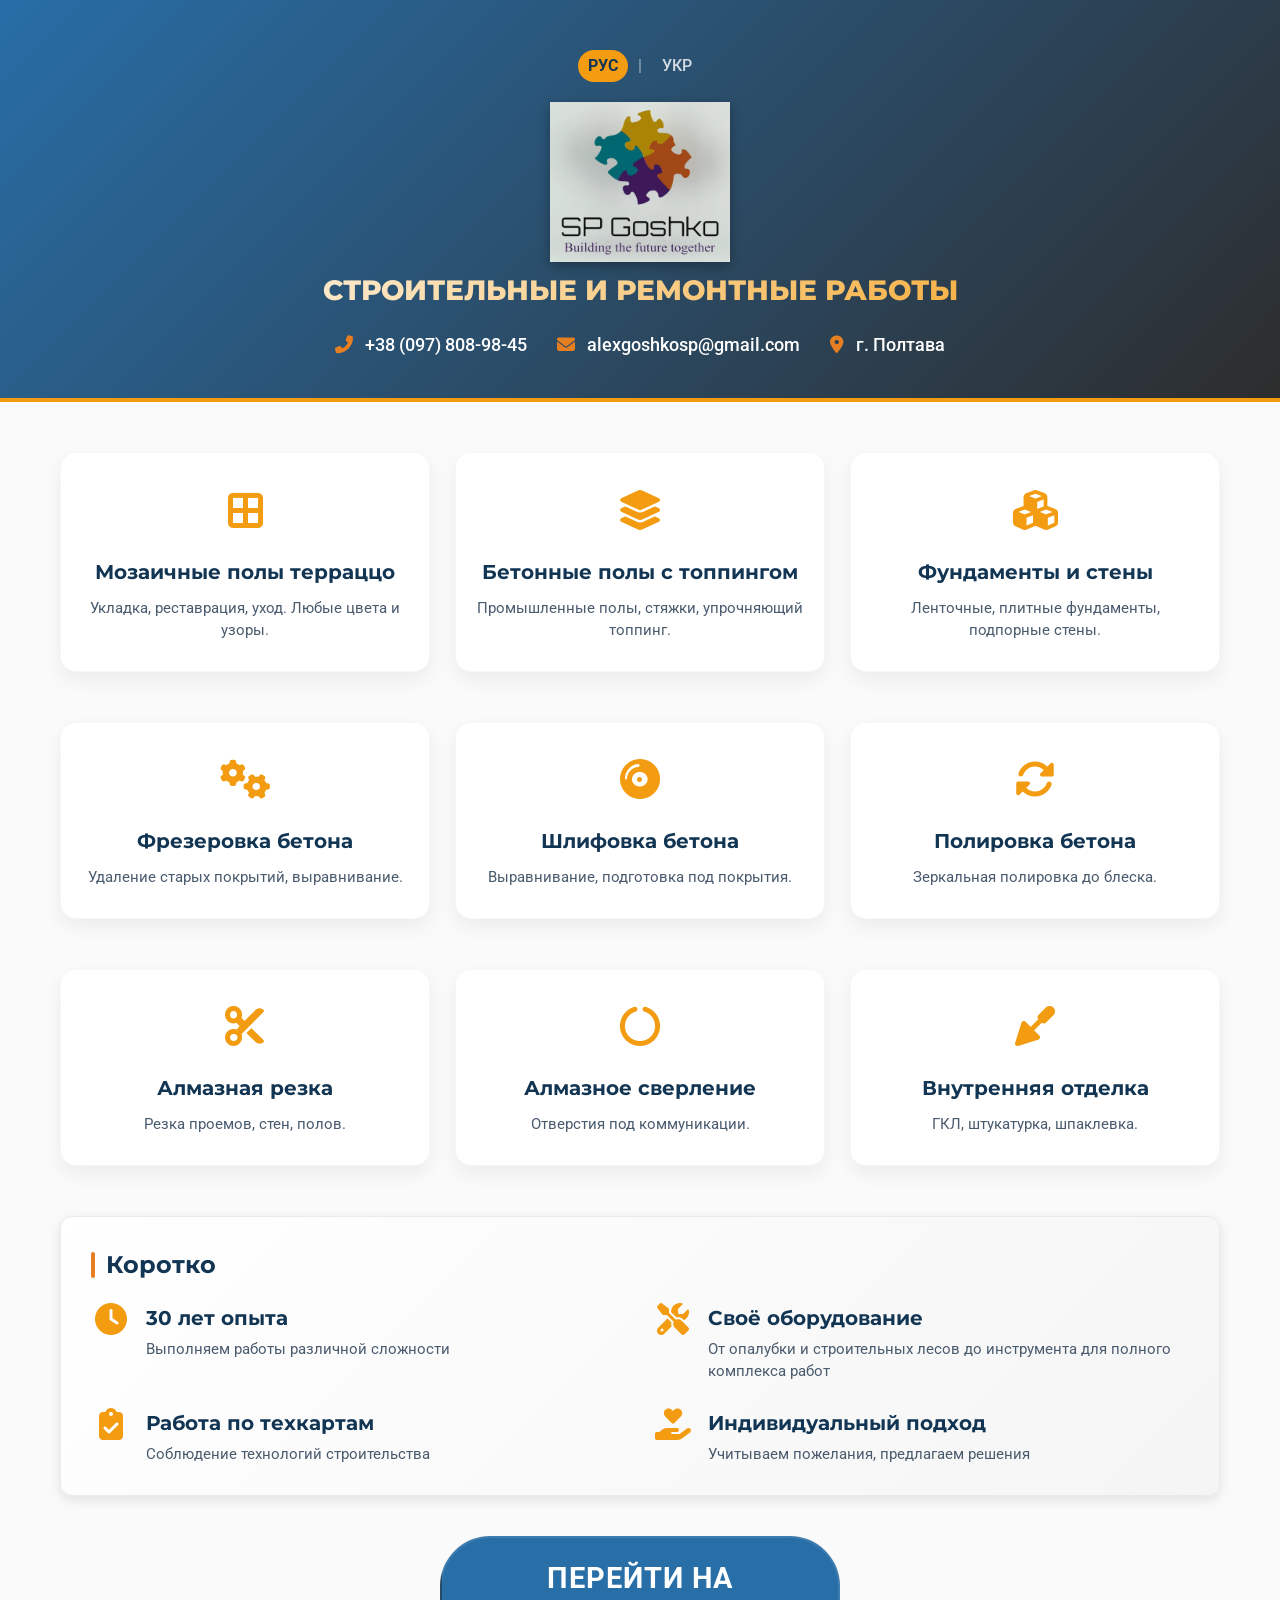
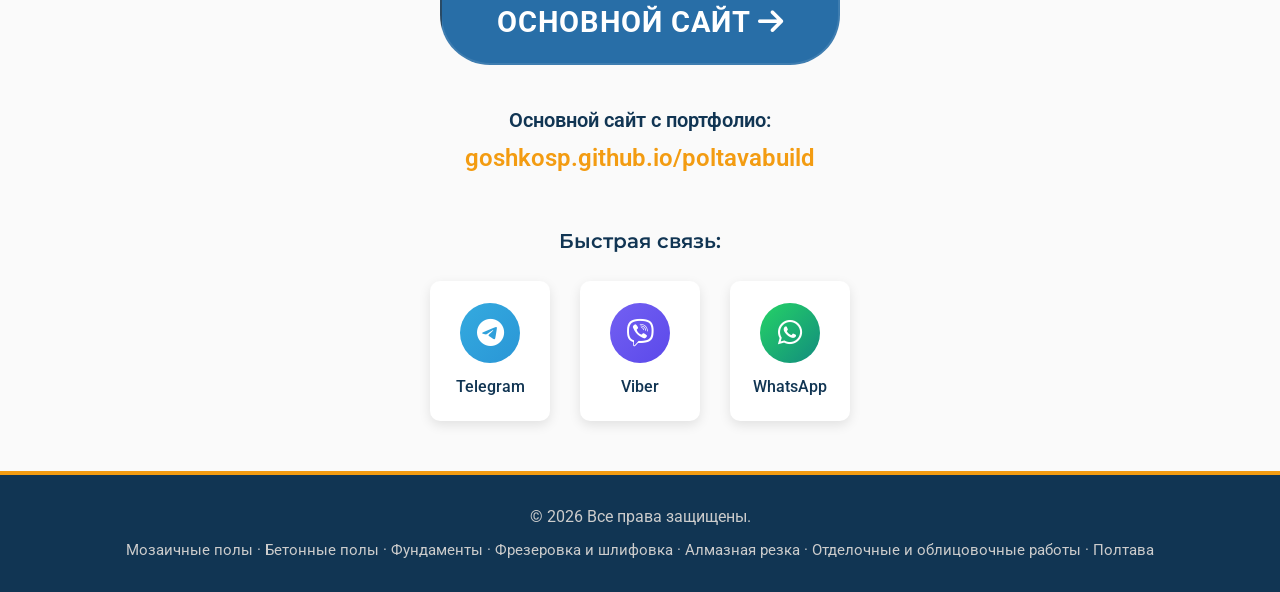
<file: index.html>
<!DOCTYPE html>
<html lang="ru">
<head>
    <meta charset="UTF-8">
    <meta name="viewport" content="width=device-width, initial-scale=1.0">
    <meta name="google-site-verification" content="q5Cnch3y2amHRn443kJl052R3wbyTzywwSu8KldhDuI" />
    <link rel="canonical" href="https://budpzl-poltava.com.ua/">

    <!-- SEO -->
    <title>Строительство и ремонт в Полтаве | Мозаичные полы, шлифовка бетона, алмазная резка, облицовка фасадов</title>
    <meta name="description" content="Строительство и ремонт. Спецработы: мозаичные полы, шлифовка и полировка бетона, алмазная резка/сверление, бетонные работы, облицовка фасадов в Полтаве. Опыт 30 лет.">
    <meta name="robots" content="index, follow">
    <meta name="author" content="ФОП Гошко">

    <!-- GEO -->
    <meta name="geo.region" content="UA-53">
    <meta name="geo.placename" content="Полтава">

    <!-- Open Graph -->
    <meta property="og:title" content="Строительство и ремонт в Полтаве | Мозаичные полы, шлифовка бетона, алмазная резка, облицовка фасадов">
    <meta property="og:description" content="Строительство и ремонт. Спецработы: мозаичные полы, шлифовка и полировка бетона, алмазная резка/сверление, бетонные работы, облицовка фасадов в Полтаве.">
    <meta property="og:type" content="website">
    <meta property="og:url" content="https://budpzl-poltava.com.ua">
    <meta property="og:image" content="https://budpzl-poltava.com.ua/img/Логотип Гошко.webp">

    <!-- Favicon -->
    <link rel="icon" type="image/png" sizes="32x32" href="img/favicon/favicon.png">
    <link rel="icon" href="img/favicon/favicon.ico">
    <link rel="icon" type="image/png" sizes="96x96" href="img/favicon/favicon-96x96.png">
    <link rel="apple-touch-icon" href="img/favicon/apple-touch-icon.png">
    <link rel="manifest" href="img/favicon/site.webmanifest">

    <!-- Fonts & Icons -->
    <link rel="preconnect" href="https://fonts.googleapis.com">
    <link rel="preconnect" href="https://fonts.gstatic.com" crossorigin>
    <link href="https://fonts.googleapis.com/css2?family=Montserrat:wght@400;700&family=Roboto:ital,wght@0,400;0,500;0,700;1,500&display=swap" rel="stylesheet">
    <link rel="stylesheet" href="https://cdnjs.cloudflare.com/ajax/libs/font-awesome/6.4.0/css/all.min.css">

    <!-- CSS -->
    <link rel="stylesheet" href="CSS/style.css">
</head>
<body>

<header class="header">
    <div class="container">
      <div class="lang-switcher">
          <a href="index.html" class="lang-ru active">РУС</a>
          <span class="lang-separator">|</span>
          <a href="ua/" class="lang-ua">УКР</a>
      </div>
        <div class="logo">
            <img src="img/Логотип Гошко.webp" alt="Логотип ФОП Гошко — Строительство и ремонт. Спецработы: мозаичные полы, шлифовка и полировка бетона, алмазная резка/сверление в Полтаве.">
        </div>
        <h1 class="company-name">СТРОИТЕЛЬНЫЕ И РЕМОНТНЫЕ РАБОТЫ</h1>
        <div class="contacts">
            <div><i class="fas fa-phone-alt"></i> <a href="tel:+380978089845">+38 (097) 808-98-45</a></div>
            <div><i class="fas fa-envelope"></i> <a href="mailto:alexgoshkosp@gmail.com">alexgoshkosp@gmail.com</a></div>
            <div><i class="fas fa-map-marker-alt"></i> г. Полтава</div>
        </div>
    </div>
</header>

<main class="container">
    <!-- Первый ряд – основные услуги -->
    <div class="services-grid">
        <div class="service-card">
            <div class="service-icon"><i class="fas fa-border-all"></i></div>
            <h3>Мозаичные полы терраццо</h3>
            <p>Укладка, реставрация, уход. Любые цвета и узоры.</p>
        </div>
        <div class="service-card">
            <div class="service-icon"><i class="fas fa-layer-group"></i></div>
            <h3>Бетонные полы с топпингом</h3>
            <p>Промышленные полы, стяжки, упрочняющий топпинг.</p>
        </div>
        <div class="service-card">
            <div class="service-icon"><i class="fas fa-cubes"></i></div>
            <h3>Фундаменты и стены</h3>
            <p>Ленточные, плитные фундаменты, подпорные стены.</p>
        </div>
    </div>

    <!-- Второй ряд – обработка бетона -->
    <div class="services-grid">
        <div class="service-card">
            <div class="service-icon"><i class="fas fa-cogs"></i></div>
            <h3>Фрезеровка бетона</h3>
            <p>Удаление старых покрытий, выравнивание.</p>
        </div>
        <div class="service-card">
            <div class="service-icon"><i class="fas fa-compact-disc"></i></div>
            <h3>Шлифовка бетона</h3>
            <p>Выравнивание, подготовка под покрытия.</p>
        </div>
        <div class="service-card">
            <div class="service-icon"><i class="fas fa-rotate"></i></div>
            <h3>Полировка бетона</h3>
            <p>Зеркальная полировка до блеска.</p>
        </div>
    </div>

    <!-- Третий ряд – спецработы -->
    <div class="services-grid">
        <div class="service-card">
            <div class="service-icon"><i class="fas fa-cut"></i></div>
            <h3>Алмазная резка</h3>
            <p>Резка проемов, стен, полов.</p>
        </div>
        <div class="service-card">
            <div class="service-icon"><i class="fas fa-circle-notch"></i></div>
            <h3>Алмазное сверление</h3>
            <p>Отверстия под коммуникации.</p>
        </div>
        <div class="service-card">
            <div class="service-icon"><i class="fas fa-trowel"></i></div>
            <h3>Внутренняя отделка</h3>
            <p>ГКЛ, штукатурка, шпаклевка.</p>
        </div>
    </div>

    <!-- Преимущества -->
    <div class="full-width-card benefits-card">
        <h2 class="card-title">Коротко</h2>
        <div class="benefits-grid">
            <div class="benefit-item">
                <i class="fas fa-clock"></i>
                <div>
                    <h4>30 лет опыта</h4>
                    <p>Выполняем работы различной сложности</p>
                </div>
            </div>
            <div class="benefit-item">
                <i class="fas fa-tools"></i>
                <div>
                    <h4>Своё оборудование</h4>
                    <p>От опалубки и строительных лесов до инструмента для полного комплекса работ</p>
                </div>
            </div>
            <div class="benefit-item">
                <i class="fas fa-clipboard-check"></i>
                <div>
                    <h4>Работа по техкартам</h4>
                    <p>Соблюдение технологий строительства</p>
                </div>
            </div>
            <div class="benefit-item">
                <i class="fas fa-hand-holding-heart"></i>
                <div>
                    <h4>Индивидуальный подход</h4>
                    <p>Учитываем пожелания, предлагаем решения</p>
                </div>
            </div>
        </div>
    </div>

    <!-- Кнопка перехода на основной сайт -->
    <a href="https://goshkosp.github.io/poltavabuild" class="main-site-btn" target="_blank" rel="nofollow">
        ПЕРЕЙТИ НА ОСНОВНОЙ САЙТ <i class="fas fa-arrow-right"></i>
    </a>

    <!-- Прямая ссылка на основной сайт -->
    <div class="main-site-link">
        <span>Основной сайт с портфолио:</span>
        <a href="https://goshkosp.github.io/poltavabuild" target="_blank" rel="nofollow">goshkosp.github.io/poltavabuild</a>
    </div>

    <!-- Мессенджеры -->
    <div class="messengers-container">
        <h3>Быстрая связь:</h3>
        <div class="messengers-wrapper">
            <a href="https://t.me/alexgoshko_SP" class="messenger-link telegram" target="_blank">
                <div class="messenger-icon"><i class="fab fa-telegram"></i></div>
                <span>Telegram</span>
            </a>
            <a href="viber://chat?number=380978089845" class="messenger-link viber" target="_blank">
                <div class="messenger-icon"><i class="fab fa-viber"></i></div>
                <span>Viber</span>
            </a>
            <a href="https://wa.me/380978089845" class="messenger-link whatsapp" target="_blank">
                <div class="messenger-icon"><i class="fab fa-whatsapp"></i></div>
                <span>WhatsApp</span>
            </a>
        </div>
    </div>
</main>

<footer class="footer">
    <div class="container">
        <p>© 2026 Все права защищены.</p>
        <p class="footer-tags">Мозаичные полы · Бетонные полы · Фундаменты · Фрезеровка и шлифовка · Алмазная резка · Отделочные и облицовочные работы · Полтава</p>
    </div>
</footer>

<!-- Schema.org -->
<script type="application/ld+json">
{
    "@context": "https://schema.org",
    "@type": "LocalBusiness",
    "name": "ФОП Гошко",
    "description": "Строительство и ремонт в Полтаве",
    "url": "https://budpzl-poltava.com.ua",
    "telephone": "+380978089845",
    "email": "alexgoshkosp@gmail.com",
    "address": {
        "@type": "PostalAddress",
        "addressLocality": "Полтава",
        "addressCountry": "UA"
    },
    "makesOffer": [
        {"@type": "Offer", "itemOffered": {"@type": "Service", "name": "Мозаичные полы терраццо"}},
        {"@type": "Offer", "itemOffered": {"@type": "Service", "name": "Бетонные полы с топпингом"}},
        {"@type": "Offer", "itemOffered": {"@type": "Service", "name": "Фундаменты и бетонные стены"}},
        {"@type": "Offer", "itemOffered": {"@type": "Service", "name": "Шлифовка и полировка бетона"}},
        {"@type": "Offer", "itemOffered": {"@type": "Service", "name": "Алмазная резка и сверление"}}
    ]
}
</script>

<!-- JavaScript -->
<script src="js/script.js"></script>
</body>
</html>
</file>
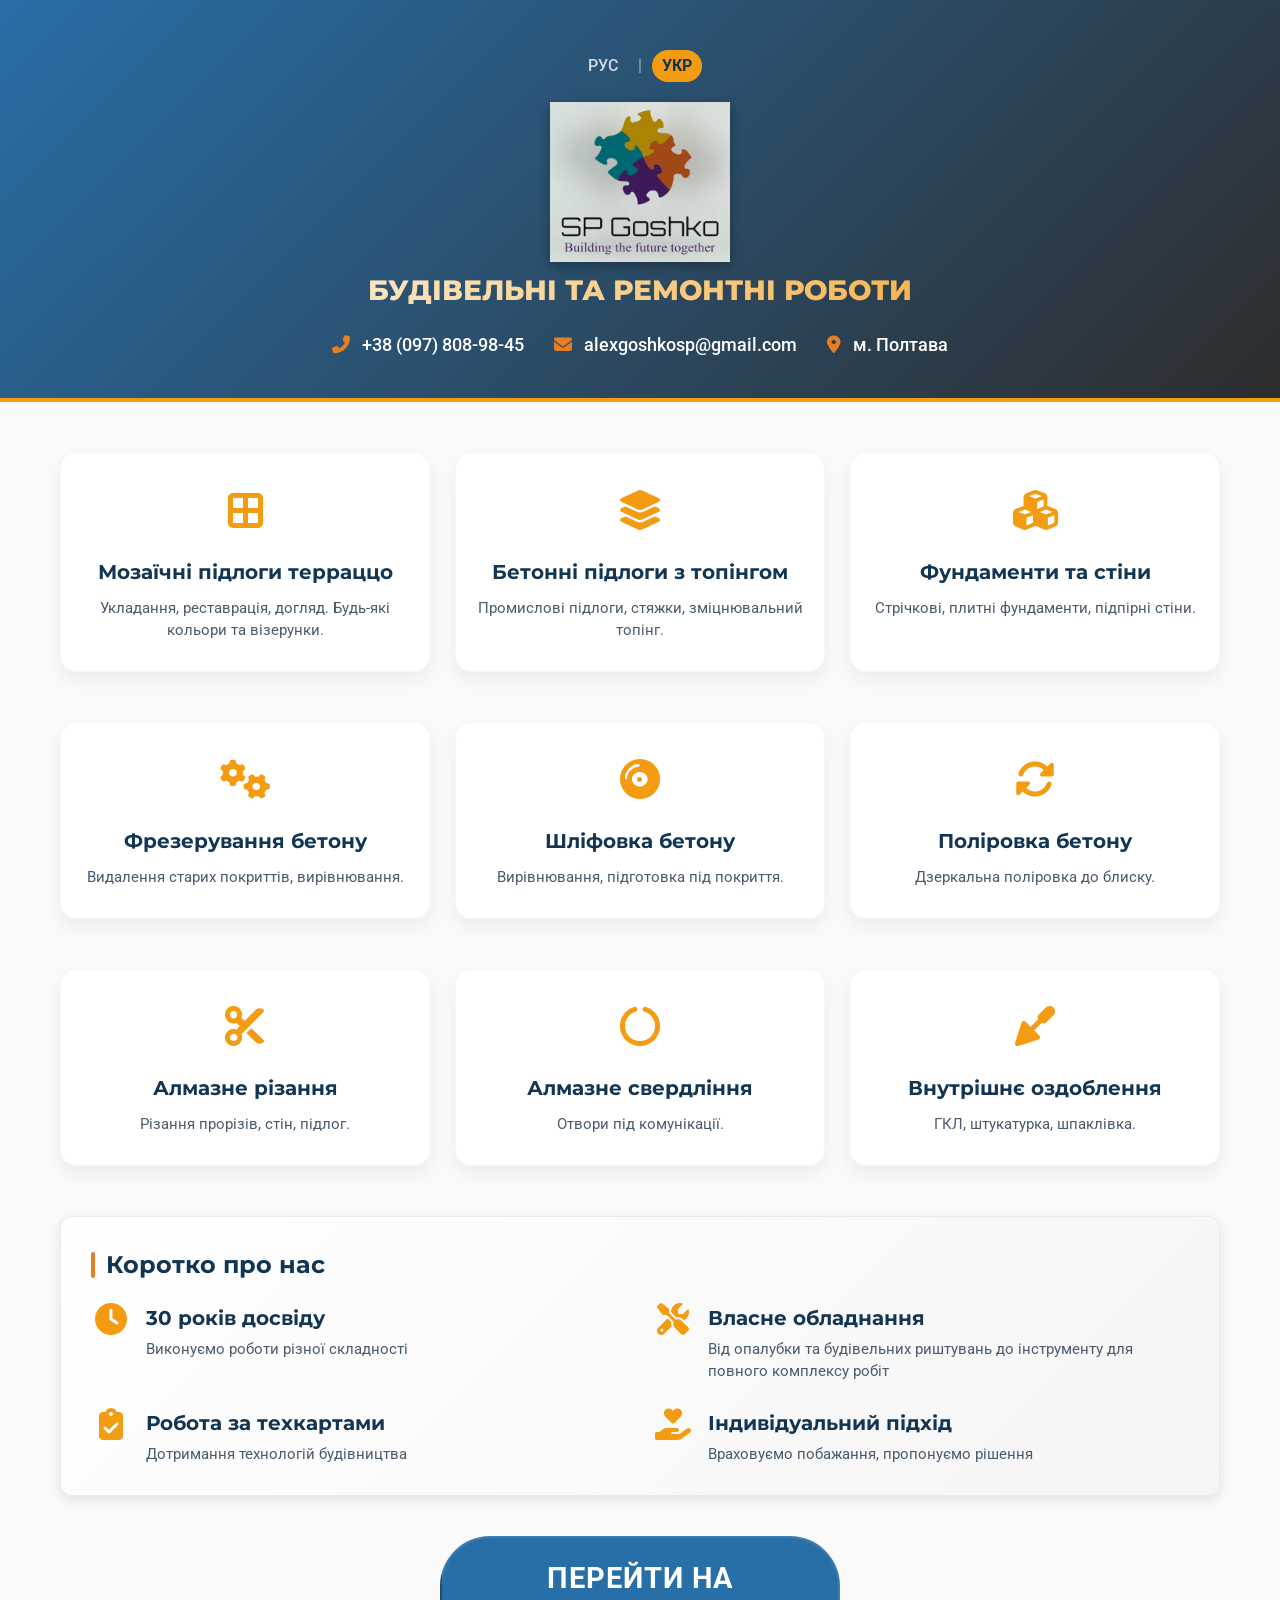
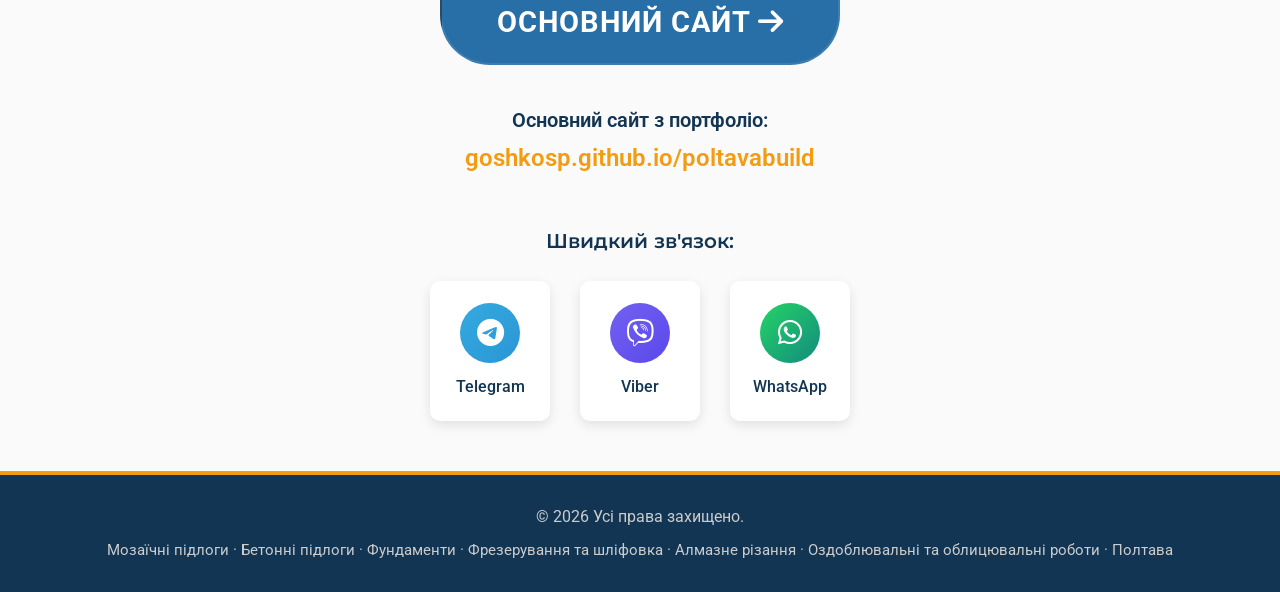
<file: ua/index.html>
<!DOCTYPE html>
<html lang="uk">
<head>
    <meta charset="UTF-8">
    <meta name="viewport" content="width=device-width, initial-scale=1.0">
    <meta name="google-site-verification" content="q5Cnch3y2amHRn443kJl052R3wbyTzywwSu8KldhDuI" />
    <link rel="canonical" href="https://budpzl-poltava.com.ua/ua/">

    <!-- SEO -->
    <title>Будівництво та ремонт у Полтаві | Мозаїчні підлоги, шліфовка бетону, алмазне різання, облицювання фасадів</title>
    <meta name="description" content="Будівництво та ремонт. Спецроботи: мозаїчні підлоги, шліфовка та поліровка бетону, алмазне різання/свердління, бетонні роботи, облицювання фасадів у Полтаві. Досвід 30 років.">
    <meta name="robots" content="index, follow">
    <meta name="author" content="ФОП Гошко">

    <!-- GEO -->
    <meta name="geo.region" content="UA-53">
    <meta name="geo.placename" content="Полтава">

    <!-- Open Graph -->
    <meta property="og:title" content="Будівництво та ремонт у Полтаві | Мозаїчні підлоги, шліфовка бетону, алмазне різання">
    <meta property="og:description" content="Будівництво та ремонт. Спецроботи: мозаїчні підлоги, шліфовка бетону, алмазне різання у Полтаві.">
    <meta property="og:type" content="website">
    <meta property="og:url" content="https://budpzl-poltava.com.ua/ua/">
    <meta property="og:image" content="https://budpzl-poltava.com.ua/img/Логотип Гошко.webp">

    <!-- Favicon (шляхи відносні, повертаємось на рівень вище) -->
    <link rel="icon" type="image/png" sizes="32x32" href="../img/favicon/favicon.png">
    <link rel="icon" href="../img/favicon/favicon.ico">
    <link rel="icon" type="image/png" sizes="96x96" href="../img/favicon/favicon-96x96.png">
    <link rel="apple-touch-icon" href="../img/favicon/apple-touch-icon.png">
    <link rel="manifest" href="../img/favicon/site.webmanifest">

    <!-- Fonts & Icons -->
    <link rel="preconnect" href="https://fonts.googleapis.com">
    <link rel="preconnect" href="https://fonts.gstatic.com" crossorigin>
    <link href="https://fonts.googleapis.com/css2?family=Montserrat:wght@400;700&family=Roboto:ital,wght@0,400;0,500;0,700;1,500&display=swap" rel="stylesheet">
    <link rel="stylesheet" href="https://cdnjs.cloudflare.com/ajax/libs/font-awesome/6.4.0/css/all.min.css">

    <!-- CSS (той самий, піднімаємось на рівень вище) -->
    <link rel="stylesheet" href="../CSS/style.css">
</head>
<body>

<header class="header">
    <div class="container">
        <!-- Перемикач мов -->
        <div class="lang-switcher">
            <a href="../index.html" class="lang-ru">РУС</a>
            <span class="lang-separator">|</span>
            <a href="index.html" class="lang-ua active">УКР</a>
        </div>

        <div class="logo">
            <img src="../img/Логотип Гошко.webp" alt="Логотип ФОП Гошко — Будівництво та ремонт. Спецроботи: мозаїчні підлоги, шліфовка та поліровка бетону, алмазне різання/свердління у Полтаві.">
        </div>
        <h1 class="company-name">БУДІВЕЛЬНІ ТА РЕМОНТНІ РОБОТИ</h1>
        <div class="contacts">
            <div><i class="fas fa-phone-alt"></i> <a href="tel:+380978089845">+38 (097) 808-98-45</a></div>
            <div><i class="fas fa-envelope"></i> <a href="mailto:alexgoshkosp@gmail.com">alexgoshkosp@gmail.com</a></div>
            <div><i class="fas fa-map-marker-alt"></i> м. Полтава</div>
        </div>
    </div>
</header>

<main class="container">
    <!-- Перший ряд – основні послуги -->
    <div class="services-grid">
        <div class="service-card">
            <div class="service-icon"><i class="fas fa-border-all"></i></div>
            <h3>Мозаїчні підлоги терраццо</h3>
            <p>Укладання, реставрація, догляд. Будь-які кольори та візерунки.</p>
        </div>
        <div class="service-card">
            <div class="service-icon"><i class="fas fa-layer-group"></i></div>
            <h3>Бетонні підлоги з топінгом</h3>
            <p>Промислові підлоги, стяжки, зміцнювальний топінг.</p>
        </div>
        <div class="service-card">
            <div class="service-icon"><i class="fas fa-cubes"></i></div>
            <h3>Фундаменти та стіни</h3>
            <p>Стрічкові, плитні фундаменти, підпірні стіни.</p>
        </div>
    </div>

    <!-- Другий ряд – обробка бетону -->
    <div class="services-grid">
        <div class="service-card">
            <div class="service-icon"><i class="fas fa-cogs"></i></div>
            <h3>Фрезерування бетону</h3>
            <p>Видалення старих покриттів, вирівнювання.</p>
        </div>
        <div class="service-card">
            <div class="service-icon"><i class="fas fa-compact-disc"></i></div>
            <h3>Шліфовка бетону</h3>
            <p>Вирівнювання, підготовка під покриття.</p>
        </div>
        <div class="service-card">
            <div class="service-icon"><i class="fas fa-rotate"></i></div>
            <h3>Поліровка бетону</h3>
            <p>Дзеркальна поліровка до блиску.</p>
        </div>
    </div>

    <!-- Третій ряд – спецроботи -->
    <div class="services-grid">
        <div class="service-card">
            <div class="service-icon"><i class="fas fa-cut"></i></div>
            <h3>Алмазне різання</h3>
            <p>Різання прорізів, стін, підлог.</p>
        </div>
        <div class="service-card">
            <div class="service-icon"><i class="fas fa-circle-notch"></i></div>
            <h3>Алмазне свердління</h3>
            <p>Отвори під комунікації.</p>
        </div>
        <div class="service-card">
            <div class="service-icon"><i class="fas fa-trowel"></i></div>
            <h3>Внутрішнє оздоблення</h3>
            <p>ГКЛ, штукатурка, шпаклівка.</p>
        </div>
    </div>

    <!-- Переваги -->
    <div class="full-width-card benefits-card">
        <h2 class="card-title">Коротко про нас</h2>
        <div class="benefits-grid">
            <div class="benefit-item">
                <i class="fas fa-clock"></i>
                <div>
                    <h4>30 років досвіду</h4>
                    <p>Виконуємо роботи різної складності</p>
                </div>
            </div>
            <div class="benefit-item">
                <i class="fas fa-tools"></i>
                <div>
                    <h4>Власне обладнання</h4>
                    <p>Від опалубки та будівельних риштувань до інструменту для повного комплексу робіт</p>
                </div>
            </div>
            <div class="benefit-item">
                <i class="fas fa-clipboard-check"></i>
                <div>
                    <h4>Робота за техкартами</h4>
                    <p>Дотримання технологій будівництва</p>
                </div>
            </div>
            <div class="benefit-item">
                <i class="fas fa-hand-holding-heart"></i>
                <div>
                    <h4>Індивідуальний підхід</h4>
                    <p>Враховуємо побажання, пропонуємо рішення</p>
                </div>
            </div>
        </div>
    </div>

    <!-- Кнопка переходу на основний сайт -->
    <a href="https://goshkosp.github.io/poltavabuild" class="main-site-btn" target="_blank" rel="nofollow">
        ПЕРЕЙТИ НА ОСНОВНИЙ САЙТ <i class="fas fa-arrow-right"></i>
    </a>

    <!-- Пряме посилання на основний сайт -->
    <div class="main-site-link">
        <span>Основний сайт з портфоліо:</span>
        <a href="https://goshkosp.github.io/poltavabuild" target="_blank" rel="nofollow">goshkosp.github.io/poltavabuild</a>
    </div>

    <!-- Месенджери для швидкого зв'язку -->
    <div class="messengers-container">
        <h3>Швидкий зв'язок:</h3>
        <div class="messengers-wrapper">
            <a href="https://t.me/alexgoshko_SP" class="messenger-link telegram" target="_blank">
                <div class="messenger-icon"><i class="fab fa-telegram"></i></div>
                <span>Telegram</span>
            </a>
            <a href="viber://chat?number=380978089845" class="messenger-link viber" target="_blank">
                <div class="messenger-icon"><i class="fab fa-viber"></i></div>
                <span>Viber</span>
            </a>
            <a href="https://wa.me/380978089845" class="messenger-link whatsapp" target="_blank">
                <div class="messenger-icon"><i class="fab fa-whatsapp"></i></div>
                <span>WhatsApp</span>
            </a>
        </div>
    </div>
</main>

<footer class="footer">
    <div class="container">
        <p>© 2026 Усі права захищено.</p>
        <p class="footer-tags">Мозаїчні підлоги · Бетонні підлоги · Фундаменти · Фрезерування та шліфовка · Алмазне різання · Оздоблювальні та облицювальні роботи · Полтава</p>
    </div>
</footer>

<!-- Schema.org -->
<script type="application/ld+json">
{
    "@context": "https://schema.org",
    "@type": "LocalBusiness",
    "name": "ФОП Гошко",
    "description": "Будівництво та ремонт у Полтаві",
    "url": "https://budpzl-poltava.com.ua/ua/",
    "telephone": "+380978089845",
    "email": "alexgoshkosp@gmail.com",
    "address": {
        "@type": "PostalAddress",
        "addressLocality": "Полтава",
        "addressCountry": "UA"
    },
    "makesOffer": [
        {"@type": "Offer", "itemOffered": {"@type": "Service", "name": "Мозаїчні підлоги терраццо"}},
        {"@type": "Offer", "itemOffered": {"@type": "Service", "name": "Бетонні підлоги з топінгом"}},
        {"@type": "Offer", "itemOffered": {"@type": "Service", "name": "Фундаменти та бетонні стіни"}},
        {"@type": "Offer", "itemOffered": {"@type": "Service", "name": "Шліфовка та поліровка бетону"}},
        {"@type": "Offer", "itemOffered": {"@type": "Service", "name": "Алмазне різання та свердління"}}
    ]
}
</script>

<!-- JavaScript -->
<script src="../js/script.js"></script>
</body>
</html>
</file>
<file: CSS/style.css>
/* ===== Базовые сбросы и переменные ===== */
* {
    margin: 0;
    padding: 0;
    box-sizing: border-box;
}

:root {
    /* Основные цвета */
    --primary: #eb4d4b;
    --secondary: #409de9;
    --red: #eb4d4b;
    --dark-blue: #286ea7;
    --blue: #409de9;
    --black-blue: #113553;
    
    /* Акцент (заменили золото на оранжевый) */
    --primary-accent: #E67E22;
    --primary-accent-light: #F39C12;
    --secondary-accent: #D35400;
    
    /* Нейтральные (серый заменён на slate) */
    --white: #ffffff;
    --light-bg: #fafafa;
    --dark: #2d2d2d;
    --slate: #4a5b6e;           /* вместо #666 */
    --light-slate: #e1e8ed;     /* вместо #f0f0f0 */
    --border: #eaeaea;
    --text: #333;
    --text-light: #4a5b6e;
    
    /* Эффекты */
    --shadow: 0 4px 12px rgba(0,0,0,0.1);
    --shadow-hover: 0 8px 25px rgba(0,0,0,0.15);
    --transition: all 0.3s ease;
}

body {
    font-family: 'Roboto', sans-serif;
    background: var(--light-bg);
    color: var(--dark-blue);
    line-height: 1.5;
}

h1, h2, h3, h4 {
    font-family: 'Montserrat', sans-serif;
    font-weight: 700;
}

.container {
    max-width: 1200px;
    margin: 0 auto;
    padding: 0 20px;
}

/* ===== Шапка ===== */
.header {
    background: linear-gradient(135deg, var(--dark-blue) 0%, var(--dark) 100%);
    color: var(--white);
    padding: 40px 0;
    text-align: center;
    border-bottom: 4px solid var(--primary-accent-light);
}

.logo svg,
.logo img {
    width: 180px;
    height: 160px;
    filter: drop-shadow(0 4px 6px rgba(0,0,0,0.3));
}

.company-name {
    font-size: 28px;
    font-weight: 800;
    text-transform: uppercase;
    background: linear-gradient(135deg, #fff 0%, var(--primary-accent-light) 100%);
    background-clip: text;
    -webkit-background-clip: text;
    -webkit-text-fill-color: transparent;
    margin-bottom: 20px;
}

.contacts {
    display: flex;
    justify-content: center;
    gap: 30px;
    flex-wrap: wrap;
    font-size: 18px;
    font-weight: 500;
}

.contacts i {
    color: var(--primary-accent);
    margin-right: 8px;
}

.contacts a {
    color: var(--white);
    text-decoration: none;
    transition: color 0.3s;
}

.contacts a:hover {
    color: var(--primary-accent-light);
}

/* ===== Перемикач мов ===== */
.lang-switcher {
    margin: 10px 0 20px;
    font-size: 16px;
    font-weight: 500;
    color: var(--white);
    display: flex;
    justify-content: center;
    align-items: center;
    gap: 10px;
}

.lang-switcher a {
    color: var(--white);
    text-decoration: none;
    padding: 4px 10px;
    border-radius: 20px;
    transition: all 0.3s;
    opacity: 0.8;
}

.lang-switcher a:hover {
    opacity: 1;
    background: rgba(255, 255, 255, 0.2);
}

.lang-switcher .lang-separator {
    opacity: 0.5;
}

/* Підсвітка поточної мови (буде додаватися окремо в HTML кожної версії) */
.lang-switcher a.active {
    background: var(--primary-accent-light);
    color: var(--black-blue);
    opacity: 1;
    font-weight: 700;
}

/* ===== Сетка услуг ===== */
.services-grid {
    display: grid;
    grid-template-columns: repeat(3, 1fr);
    gap: 25px;
    margin: 50px 0;
}

.service-card {
    background: var(--white);
    border-radius: 16px;
    padding: 1.8rem 1.2rem;
    box-shadow: 0 8px 20px rgba(0,0,0,0.06);
    border: 1px solid rgba(0,0,0,0.03);
    text-align: center;
    position: relative;
    overflow: hidden;
    transition: all 0.3s cubic-bezier(0.25, 0.8, 0.25, 1);
}

.service-card::before {
    content: '';
    position: absolute;
    top: 0;
    left: 0;
    right: 0;
    height: 4px;
    background: linear-gradient(90deg, var(--primary-accent), var(--primary-accent-light));
    transform: scaleX(0);
    transition: transform 0.3s;
}

.service-card:hover::before {
    transform: scaleX(1);
}

.service-card:hover {
    transform: translateY(-6px);
    box-shadow: 0 16px 30px rgba(0,0,0,0.12);
}

.service-icon {
    font-size: 40px;
    color: var(--primary-accent-light);
    margin-bottom: 15px;
}

.service-card h3 {
    font-size: 20px;
    font-weight: 700;
    margin-bottom: 10px;
    color: var(--black-blue);
}

.service-card p {
    color: var(--slate);
    font-size: 15px;
    font-weight: 400;
    line-height: 1.5;
}

/* ===== Широкие карточки ===== */
.full-width-card {
    background: var(--white);
    border-radius: 12px;
    padding: 30px;
    margin-bottom: 25px;
    box-shadow: var(--shadow);
    border: 1px solid var(--border);
    transition: var(--transition);
}

.full-width-card:hover {
    box-shadow: var(--shadow-hover);
}

.card-title {
    font-size: 24px;
    font-weight: 700;
    margin-bottom: 15px;
    color: var(--black-blue);
    position: relative;
    padding-left: 15px;
}

.card-title::before {
    content: '';
    position: absolute;
    left: 0;
    top: 5px;
    bottom: 5px;
    width: 4px;
    background: var(--primary-accent);
    border-radius: 2px;
}

.card-text {
    font-size: 18px;
    color: #444;
    margin-bottom: 15px;
}

.card-tags {
    display: flex;
    flex-wrap: wrap;
    gap: 10px;
    margin-top: 10px;
}

.tag {
    background: var(--light-slate);
    padding: 5px 15px;
    border-radius: 20px;
    font-size: 14px;
    color: var(--black-blue);
    font-weight: 500;
}

/* ===== Кнопка с бликом ===== */
.main-site-btn {
    display: block;
    width: 100%;
    max-width: 400px;
    margin: 40px auto;
    padding: 1.2rem 3.2rem;
    font-size: 1.8rem;
    font-weight: 700;
    text-transform: uppercase;
    letter-spacing: 1px;
    color: #fff;
    text-align: center;
    text-decoration: none;
    border-radius: 50px;
    border: 2px solid rgba(255, 255, 255, 0.1);
    outline: none;
    cursor: pointer;
    position: relative;
    background: linear-gradient(
        110deg,
        #286ea7 45%,
        #ffd700 50%,
        #113553 55%
    );
    background-size: 400% 100%;
    animation: shine-animation 7s linear infinite;
    transition: transform 0.2s ease, border-color 0.2s ease, box-shadow 0.2s ease;
}

.main-site-btn:hover {
    border-color: rgba(255, 215, 0, 0.5);
    transform: translateY(-2px);
    box-shadow: 0 10px 20px -5px rgba(0, 0, 0, 0.5),
                0 0 15px rgba(255, 215, 0, 0.5);
}

.main-site-btn:active {
    transform: translateY(0) scale(0.98);
}

@keyframes shine-animation {
    0% { background-position: 200% 0; }
    100% { background-position: -200% 0; }
}

/* ===== Блок под кнопкой (прямая ссылка) ===== */
.main-site-link {
    text-align: center;
    margin: 20px auto 30px;
    font-size: 24px;
    font-weight: 600;
    color: var(--primary-accent-light);
}

.main-site-link span {
    display: block;
    margin-bottom: 5px;
    font-size: 20px;
    color: var(--black-blue);
}

.main-site-link a {
    color: var(--primary-accent-light);
    text-decoration: none;
    font-weight: 600;
    word-break: break-word;
    transition: color 0.3s;
}

.main-site-link a:hover {
    color: var(--primary-accent);
    text-decoration: underline;
}

/* ===== Мессенджеры ===== */
.messengers-container {
    margin: 50px auto 30px;
    text-align: center;
    max-width: 600px;
}

.messengers-container h3 {
    margin-bottom: 25px;
    color: var(--black-blue);
    font-size: 20px;
    font-weight: 600;
}

.messengers-wrapper {
    display: flex;
    justify-content: center;
    gap: 30px;
    flex-wrap: wrap;
}

.messenger-link {
    display: flex;
    flex-direction: column;
    align-items: center;
    text-decoration: none;
    width: 120px;
    padding: 20px 15px;
    border-radius: 10px;
    transition: var(--transition);
    background: var(--white);
    box-shadow: var(--shadow);
    border: 2px solid transparent;
}

.messenger-link:hover {
    transform: translateY(-5px);
    box-shadow: var(--shadow-hover);
    border-color: var(--primary-accent-light);
}

.messenger-icon {
    width: 60px;
    height: 60px;
    border-radius: 50%;
    display: flex;
    align-items: center;
    justify-content: center;
    margin-bottom: 12px;
    font-size: 28px;
    color: white;
    transition: var(--transition);
}

.messenger-link span {
    font-size: 1rem;
    font-weight: 500;
    color: var(--black-blue);
}

.telegram .messenger-icon {
    background: linear-gradient(135deg, #34AADF, #2A96D6);
}

.whatsapp .messenger-icon {
    background: linear-gradient(135deg, #25D366, #128C7E);
}

.viber .messenger-icon {
    background: linear-gradient(135deg, #7360F2, #5B49EA);
}

/* ===== Преимущества (Коротко о нас) ===== */
.benefits-card {
    background: linear-gradient(135deg, var(--white) 0%, #f5f5f5 100%);
}

.benefits-grid {
    display: grid;
    grid-template-columns: repeat(2, 1fr);
    gap: 25px;
    margin-top: 20px;
}

.benefit-item {
    display: flex;
    align-items: flex-start;
    gap: 15px;
}

.benefit-item i {
    font-size: 32px;
    color: var(--primary-accent-light);
    min-width: 40px;
    text-align: center;
}

.benefit-item h4 {
    font-size: 20px;
    font-weight: 700;
    color: var(--black-blue);
    margin-bottom: 5px;
}

.benefit-item p {
    font-size: 15px;
    color: var(--slate);
    line-height: 1.5;
}

/* ===== Футер ===== */
.footer {
    background: var(--black-blue);
    color: var(--white);
    padding: 30px 0;
    text-align: center;
    margin-top: 50px;
    border-top: 4px solid var(--primary-accent-light);
}

.footer p {
    color: #ccc;
}

.footer-tags {
    margin-top: 10px;
    font-size: 15px;
    color: #ccc;
}

/* ===== Адаптивность (оптимизировано) ===== */
@media (max-width: 768px) {
    .services-grid {
        grid-template-columns: repeat(2, 1fr);
        gap: 15px;
    }

    .contacts {
        flex-direction: column;
        gap: 10px;
    }

    .company-name {
        font-size: 22px;
    }

    .card-title {
        font-size: 20px;
    }
}

@media (max-width: 600px) {
    .services-grid {
        gap: 12px;
    }
    .service-card {
        padding: 1.2rem 0.8rem;
    }
    .service-card h3 {
        font-size: 17px;
    }
    .service-card p {
        font-size: 13px;
    }

    .benefits-grid {
        gap: 15px;
    }
    .benefit-item h4 {
        font-size: 17px;
    }
    .benefit-item p {
        font-size: 13px;
    }
}

@media (max-width: 550px) {
    .messengers-wrapper {
        gap: 10px;
    }
    .messenger-link {
        width: 90px;
        padding: 12px 8px;
    }
    .messenger-icon {
        width: 45px;
        height: 45px;
        font-size: 22px;
    }
}

@media (max-width: 480px) {
    .services-grid {
        grid-template-columns: 1fr;
    }

    .full-width-card {
        padding: 20px;
    }

    .main-site-btn {
        font-size: 18px;
        padding: 15px 25px;
    }

    .benefits-grid {
        grid-template-columns: 1fr;
        gap: 15px;
    }

    .messenger-link span {
        font-size: 0.85rem;
    }
    
    .main-site-link a {
        font-size: 14px;
    }
}
</file>
